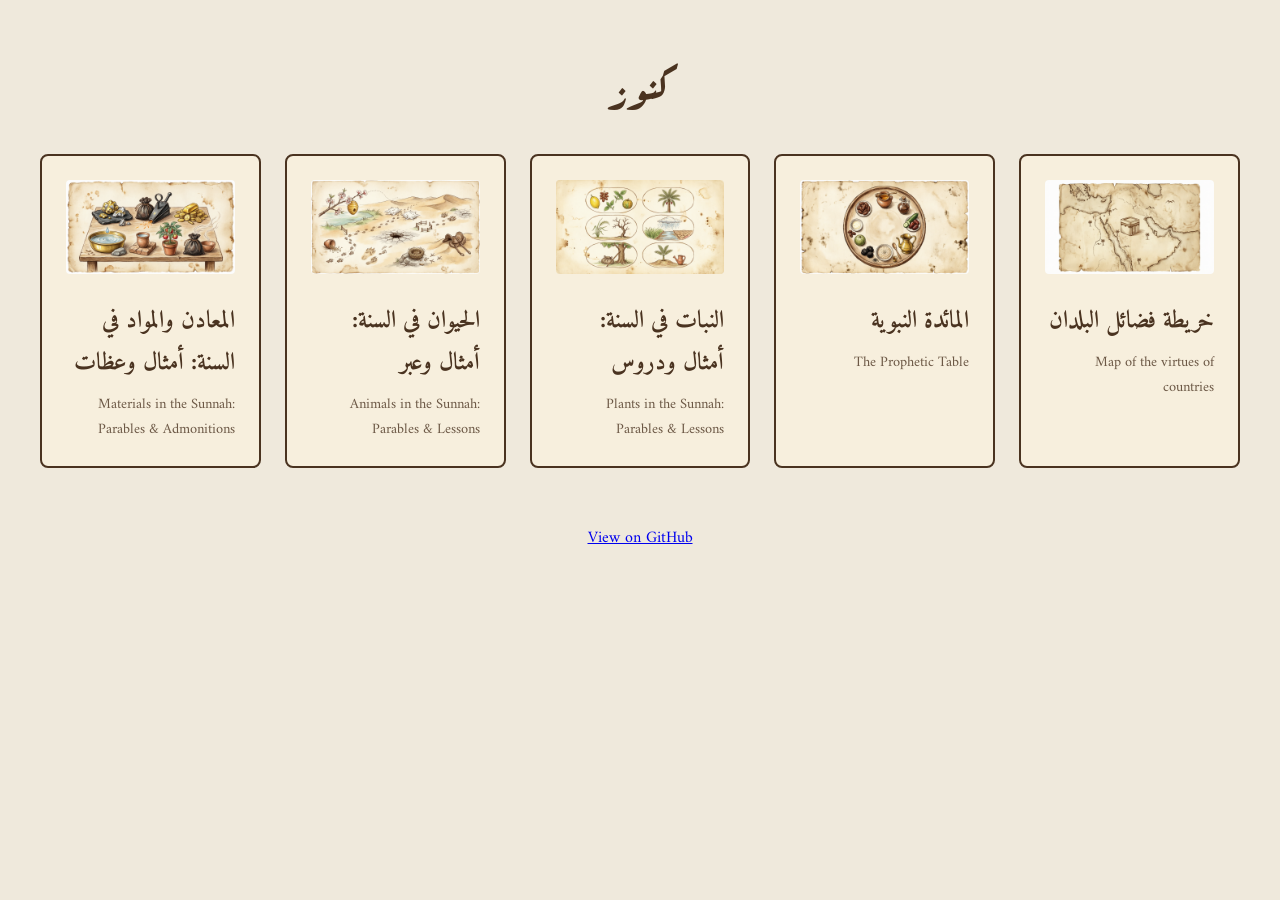
<file: index.html>
<!doctype html>
<html lang="ar" dir="rtl">
<head>
<meta charset="utf-8">
<meta name="viewport" content="width=device-width, initial-scale=1">
<title>كنوز</title>
<link rel="preconnect" href="https://fonts.googleapis.com">
<link rel="preconnect" href="https://fonts.gstatic.com" crossorigin>
<link href="https://fonts.googleapis.com/css2?family=Amiri:wght@400;700&family=Aref+Ruqaa:wght@400;700&display=swap" rel="stylesheet">
<link rel="stylesheet" href="assets/css/index.css">
</head>
<body>
<div class="container">
  <h1>كنوز</h1>
  <div class="grid" id="rooms"></div>
</div>
<script>
  fetch('data/rooms.json').then(r=>r.json()).then(rooms=>{
    const grid=document.getElementById('rooms');
    rooms.forEach(room=>{
      const a=document.createElement('a');
      a.className='room';
      a.href=`room.html?room=${room.id}`;
      a.innerHTML=`
        <img src="${room.image}" alt="${room.title.ar}">
        <h2>${room.title.ar}</h2>
        <p>${room.title.en}</p>
      `;
      grid.appendChild(a);
    });
  });
</script>
  <footer class="site-footer">
        <p>
              <a href="https://github.com/TryingCS/kunuz" target="_blank" rel="noreferrer">View on GitHub</a>
        </p>
    </footer>
</body>
</html>
</file>
<file: assets/css/index.css>
body {
  margin: 0;
  min-height: 100vh;
  background: #efe9dc;
  color: #4a3320;
  font-family: "Amiri", serif;
}

.container {
  max-width: 1200px;
  margin: 0 auto;
  padding: 2rem;
}

h1 {
  text-align: center;
  font-family: "Aref Ruqaa", serif;
  font-size: 2.5rem;
  margin-bottom: 2rem;
}

.grid {
  display: grid;
  grid-template-columns: repeat(auto-fit, minmax(220px, 1fr));
  gap: 1.5rem;
}

.room {
  background: #f7efdd;
  border: 2px solid #4a3320;
  border-radius: 8px;
  padding: 1.5rem;
  text-decoration: none;
  color: #4a3320;
  transition: transform 0.2s ease;
}

.room:hover {
  transform: translateY(-4px);
}

.room img {
  width: 100%;
  border-radius: 4px;
  margin-bottom: 1rem;
}

.room h2 {
  margin: 0 0 0.5rem;
  font-size: 1.5rem;
}

.room p {
  margin: 0;
  font-size: 0.9rem;
  opacity: 0.8;
}

.site-footer {
  text-align: center;
  padding: 1.5rem 0;
}

.site-footer p {
  margin: 0;
}
</file>
<file: assets/css/main.css>
:root{
  --ink:#4a3320;
  --green:#2ecc71;
  --panel-bg:#f7efdd;
}

body{margin:0;min-height:100vh;display:grid;place-items:center;background:#efe9dc;color:var(--ink);font-family:"Amiri",serif}

#map{position:relative;aspect-ratio:16/9;width:min(96vw,calc(96vh*16/9));
     background:center/100% 100% no-repeat}

.marker{position:absolute;transform:translate(-50%,-50%);
  width:44px;height:44px;border:0;border-radius:50%;
  background:transparent;cursor:pointer}

.marker::after{content:"";position:absolute;inset:calc(50% - 5px);
  border-radius:50%;background:var(--green);transition:transform .2s;
  box-shadow:0 0 6px 2px rgba(46,204,113,.75),0 0 16px 5px rgba(46,204,113,.35);
  animation:glow 2.2s ease-in-out infinite}

.marker::before{content:"";position:absolute;inset:calc(50% - 5px);
  border-radius:50%;border:2px solid var(--green);
  animation:ping 2.2s ease-out infinite}

.marker:hover::after,.marker:focus-visible::after{transform:scale(1.5)}

@keyframes ping{from{transform:scale(1);opacity:.8}to{transform:scale(3.2);opacity:0}}
@keyframes glow{50%{box-shadow:0 0 10px 3px rgba(46,204,113,.95),0 0 24px 8px rgba(46,204,113,.5)}}

@media (prefers-reduced-motion:reduce){
  .marker::before{display:none}
  .marker::after{animation:none}}

.tip{position:absolute;bottom:calc(100% + 8px);left:50%;transform:translateX(-50%);
  background:var(--panel-bg);color:var(--ink);border:1px solid var(--ink);border-radius:4px;
  padding:2px 12px;font-size:.95rem;white-space:nowrap;
  opacity:0;pointer-events:none;transition:opacity .15s}
.marker:hover .tip,.marker:focus-visible .tip{opacity:1}
.marker:hover,.marker:focus-visible{z-index:10}

#panel{position:fixed;top:50%;transform:translateY(-50%);inset-inline-end:3%;
       width:min(360px,85%);max-height:80vh;overflow:auto;padding:1rem;
       background:var(--panel-bg);border:2px solid var(--ink);border-radius:6px;
       box-shadow:0 8px 24px rgba(0,0,0,.35)}
#panel h2{font-family:"Aref Ruqaa",serif;font-weight:400;margin:0 0 .5rem}
#panel .ar{font-size:1.3rem;line-height:2}
#panel .meta{font-size:.85rem;opacity:.7;margin:.5rem 0}
#panel .note{font-size:.9rem;font-style:italic;opacity:.8;margin:.5rem 0}
#panel .dorar{display:inline-block;margin-top:.5rem}
#panel .dots{display:flex;gap:6px;justify-content:center;margin-top:1rem}
#panel .dot{width:8px;height:8px;border-radius:50%;background:var(--ink);opacity:.3}
#panel .dot.active{opacity:1}
#panel button.close{position:absolute;top:.5rem;inset-inline-end:.5rem;background:none;border:none;font-size:1.2rem;cursor:pointer;color:var(--ink)}

footer{position:fixed;bottom:4px;inset-inline-start:8px;font-size:.75rem;opacity:.6}
</file>
